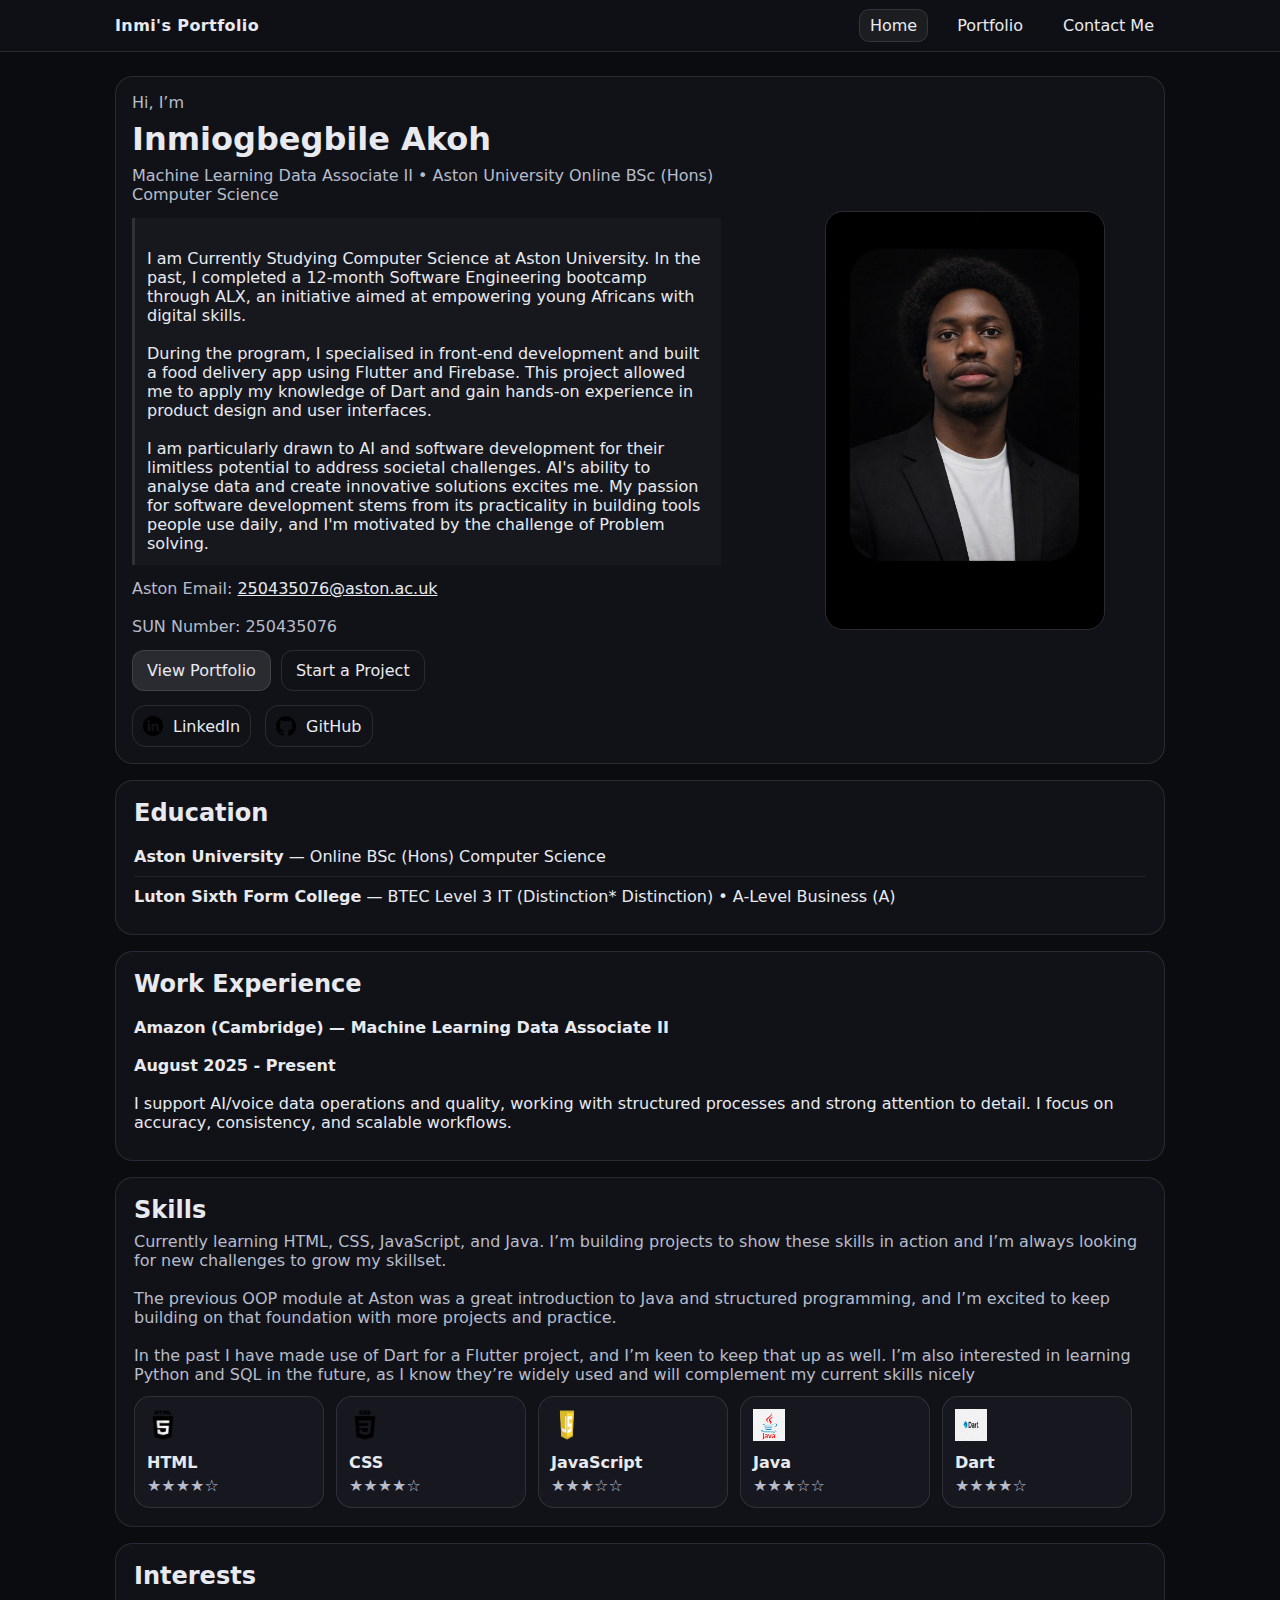
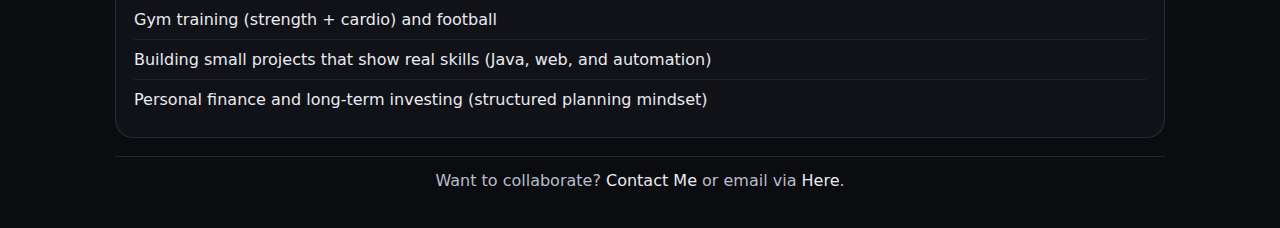
<file: index.html>
<!DOCTYPE html>
<html lang="en">

<head>
    <meta charset="UTF-8" />
    <meta http-equiv="X-UA-Compatible" content="IE=edge" />
    <meta name="viewport" content="width=device-width, initial-scale=1.0" />
    <title>Inmi Akoh | Home</title>
    <link rel="stylesheet" href="style.css" />
    <link rel="stylesheet" href="mediaqueries.css" />
</head>

<body>
    <header id="main-header" class="main-header">
        <nav class="nav">
            <a class="logo" href="index.html">Inmi's Portfolio</a>

            <ul class="nav-links">
                <li><a class="active" href="index.html">Home</a></li>
                <li><a href="portfolio.html">Portfolio</a></li>
                <li><a href="contact.html">Contact Me</a></li>
            </ul>

            <div class="hamburger-menu">
                <div class="hamburger-icon" onclick="toggleMenu()">
                    <span></span><span></span><span></span>
                </div>
                <div class="menu-links">
                    <li><a href="index.html" onclick="toggleMenu()">Home</a></li>
                    <li><a href="portfolio.html" onclick="toggleMenu()">Portfolio</a></li>
                    <li><a href="contact.html" onclick="toggleMenu()">Contact Me</a></li>
                </div>
            </div>
        </nav>
    </header>

    <main class="container">
        <section class="hero">
            <div class="hero-left">
                <p class="kicker">Hi, I’m</p>
                <h1 class="title">Inmiogbegbile Akoh</h1>
                <p class="subtitle">
                    Machine Learning Data Associate II • Aston University Online BSc (Hons) Computer
                    Science
                </p>

                <blockquote class="quote">
                    <p>
                        <br>
                        I am Currently Studying Computer Science at Aston University. In the past, I completed a
                        12-month Software Engineering bootcamp through ALX, an initiative aimed at empowering young
                        Africans with digital skills.
                        <br>
                        <br>
                        During the program, I specialised in front-end development and
                        built a food delivery app using Flutter and Firebase. This project allowed me to apply my
                        knowledge of Dart and gain hands-on experience in product design and user interfaces.
                        <br>
                        <br>
                        I am particularly drawn to AI and software development for their limitless potential to address
                        societal challenges. AI's ability to analyse data and create innovative solutions excites me. My
                        passion for software development stems from its practicality in building tools people use daily,
                        and I'm motivated by the challenge of Problem solving.
                    </p>
                </blockquote>

                <p class="meta">
                    Aston Email:
                    <a class="mailto" href="mailto:250435076@aston.ac.uk">250435076@aston.ac.uk</a>
                    <br />
                    <br />
                    SUN Number: <span class="sun">250435076</span>
                </p>

                <div class="cta-row">
                    <a class="btn btn-primary" href="portfolio.html">View Portfolio</a>
                    <a class="btn btn-secondary" href="contact.html">Start a Project</a>
                </div>

                <div class="socials">
                    <a class="social" href="https://www.linkedin.com/in/inmi-akoh-352214318/" target="_blank"
                        rel="noopener">
                        <img src="./assets/linkedin.png" class="icon" alt="LinkedIn icon" />
                        <p>LinkedIn</p>
                    </a>
                    <a class="social" href="https://github.com/akohinmiogbegbile" target="_blank" rel="noopener">
                        <img src="./assets/github.png" class="icon" alt="GitHub icon" />
                        <p>GitHub</p>
                    </a>
                </div>
            </div>

            <div class="hero-right">
                <img src="./assets/profile-pic.png" class="profile-pic" alt="myDP" />
            </div>
        </section>

        <section id="education" class="card">
            <h2>Education</h2>
            <ul class="list">
                <li>
                    <p>
                        <strong>Aston University</strong> — Online BSc (Hons) Computer Science
                    </p>
                </li>
                <li>
                    <p>
                        <strong>Luton Sixth Form College</strong> — BTEC Level 3 IT (Distinction* Distinction) • A-Level
                        Business (A)
                    </p>
                </li>
            </ul>
        </section>

        <section id="work-experience" class="card">
            <h2>Work Experience</h2>
            <ul class="list">
                <li>
                    <p>
                        <strong>Amazon (Cambridge) — Machine Learning Data Associate II </strong>
                        <br>
                        <br>
                        <strong>August 2025 - Present</strong>
                        <br />
                        <br>
                        I support AI/voice data operations and quality, working with structured processes and strong
                        attention to detail.
                        I focus on accuracy, consistency, and scalable workflows.
                    </p>
                </li>
            </ul>
        </section>

        <section id="skills" class="card">
            <h2>Skills</h2>
            <p class="small">
                Currently learning HTML, CSS, JavaScript, and Java. I’m building projects to show these skills in action
                and I’m always looking for new challenges to grow my skillset.
                <br>
                <br>
                The previous OOP module at Aston was a great introduction to Java and structured programming, and I’m
                excited to keep building on that foundation with more projects and practice.
                <br>
                <br>
                In the past I have made use of Dart for a Flutter project, and I’m keen to keep that up as well. I’m
                also interested in learning Python and SQL in the future, as I know they’re widely used and will
                complement my current skills nicely
            </p>

            <div class="skills-grid">
                <div class="skill">
                    <img src="./assets/logo-html.png" class="skill-logo" alt="HTML logo" />
                    <p><strong>HTML</strong></p>
                    <p class="rating">★★★★☆</p>
                </div>

                <div class="skill">
                    <img src="./assets/logo-css.png" class="skill-logo" alt="CSS logo" />
                    <p><strong>CSS</strong></p>
                    <p class="rating">★★★★☆</p>
                </div>

                <div class="skill">
                    <img src="./assets/logo-js.png" class="skill-logo" alt="JavaScript logo" />
                    <p><strong>JavaScript</strong></p>
                    <p class="rating">★★★☆☆</p>
                </div>

                <div class="skill">
                    <img src="./assets/logo-java.png" class="skill-logo" alt="Java logo" />
                    <p><strong>Java</strong></p>
                    <p class="rating">★★★☆☆</p>
                </div>

                <div class="skill">
                    <img src="./assets/logo-dart.png" class="skill-logo" alt="Dart logo" />
                    <p><strong>Dart</strong></p>
                    <p class="rating">★★★★☆</p>
                </div>
            </div>
        </section>

        <section id="interests" class="card">
            <h2>Interests</h2>
            <ul class="list">
                <li>
                    <p>Gym training (strength + cardio) and football</p>
                </li>
                <li>
                    <p>Building small projects that show real skills (Java, web, and automation)</p>
                </li>
                <li>
                    <p>Personal finance and long-term investing (structured planning mindset)</p>
                </li>
            </ul>
        </section>

        <footer class="footer">
            <p>
                Want to collaborate? <a href="contact.html">Contact Me</a> or email via
                <a href="mailto:250435076@aston.ac.uk">Here</a>.
            </p>
        </footer>
    </main>

    <script src="script.js"></script>
</body>

</html>
</file>
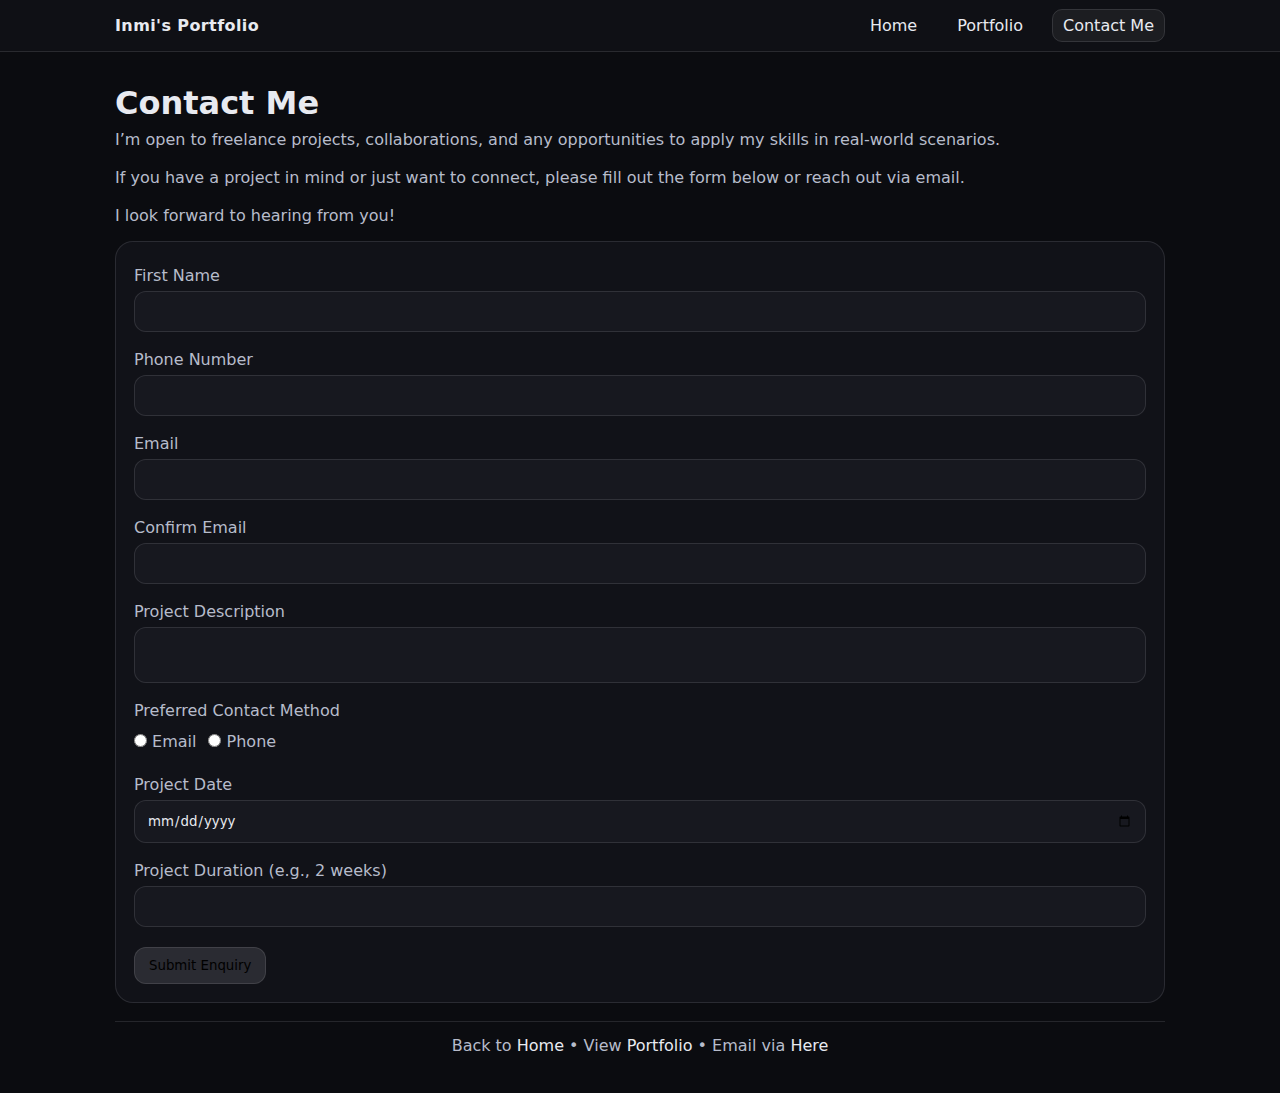
<file: contact.html>
<!DOCTYPE html>
<html lang="en">

<head>
    <meta charset="UTF-8" />
    <meta http-equiv="X-UA-Compatible" content="IE=edge" />
    <meta name="viewport" content="width=device-width, initial-scale=1.0" />
    <title>Inmi Akoh | Contact Me</title>
    <link rel="stylesheet" href="style.css" />
    <link rel="stylesheet" href="mediaqueries.css" />
</head>

<body>
    <header id="main-header" class="main-header">
        <nav class="nav">
            <a class="logo" href="index.html">Inmi's Portfolio</a>

            <ul class="nav-links">
                <li><a href="index.html">Home</a></li>
                <li><a href="portfolio.html">Portfolio</a></li>
                <li><a class="active" href="contact.html">Contact Me</a></li>
            </ul>

            <div class="hamburger-menu">
                <div class="hamburger-icon" onclick="toggleMenu()">
                    <span></span><span></span><span></span>
                </div>
                <div class="menu-links">
                    <li><a href="index.html" onclick="toggleMenu()">Home</a></li>
                    <li><a href="portfolio.html" onclick="toggleMenu()">Portfolio</a></li>
                    <li><a href="contact.html" onclick="toggleMenu()">Contact Me</a></li>
                </div>
            </div>
        </nav>
    </header>

    <main class="container">
        <section class="page-head">
            <h1 class="title">Contact Me</h1>
            <p class="subtitle">
                I’m open to freelance projects, collaborations, and any opportunities to apply my skills in real-world
                scenarios.
                <br>
                <br>
                If you have a project in mind or just want to connect, please fill out the form below or
                reach out via email.
                <br>
                <br>
                I look forward to hearing from you!
            </p>
        </section>

        <section id="contact-me" class="card">
            <form class="form" id="contactForm" onsubmit="return handleSubmit(event)">
                <div class="form-row">
                    <div class="field">
                        <label for="firstName">First Name</label>
                        <input id="firstName" class="input" type="text" />
                    </div>

                    <div class="field">
                        <label for="phoneNumber">Phone Number</label>
                        <input id="phoneNumber" class="input" type="tel" />
                    </div>
                </div>

                <div class="form-row">
                    <div class="field">
                        <label for="email">Email</label>
                        <input id="email" class="input" type="email" />
                    </div>

                    <div class="field">
                        <label for="confirmEmail">Confirm Email</label>
                        <input id="confirmEmail" class="input" type="email" />
                    </div>
                </div>

                <div class="form-row">
                    <div class="field">
                        <label for="projectDescription">Project Description</label>
                        <input id="projectDescription" class="input input-large" type="text" />
                    </div>
                </div>

                <div class="form-row">
                    <div class="field">
                        <label>Preferred Contact Method</label>
                        <div class="radio-row">
                            <label class="radio">
                                <input id="prefEmail" type="radio" name="preferredContact" value="Email" />
                                <span>Email</span>
                            </label>
                            <label class="radio">
                                <input id="prefPhone" type="radio" name="preferredContact" value="Phone" />
                                <span>Phone</span>
                            </label>
                        </div>
                    </div>

                    <div class="field">
                        <label for="projectDate">Project Date</label>
                        <input id="projectDate" class="input" type="date" />
                    </div>
                </div>

                <div class="form-row">
                    <div class="field">
                        <label for="duration">Project Duration (e.g., 2 weeks)</label>
                        <input id="duration" class="input" type="text" />
                    </div>
                </div>

                <div class="actions">
                    <input id="submit" class="btn btn-primary" type="submit" value="Submit Enquiry" />
                </div>
            </form>
        </section>

        <footer class="footer">
            <p>
                Back to <a href="index.html">Home</a> • View <a href="portfolio.html">Portfolio</a> • Email via
                <a href="mailto:250435076@aston.ac.uk">Here</a>
            </p>
        </footer>
    </main>

    <script src="script.js"></script>
</body>

</html>
</file>
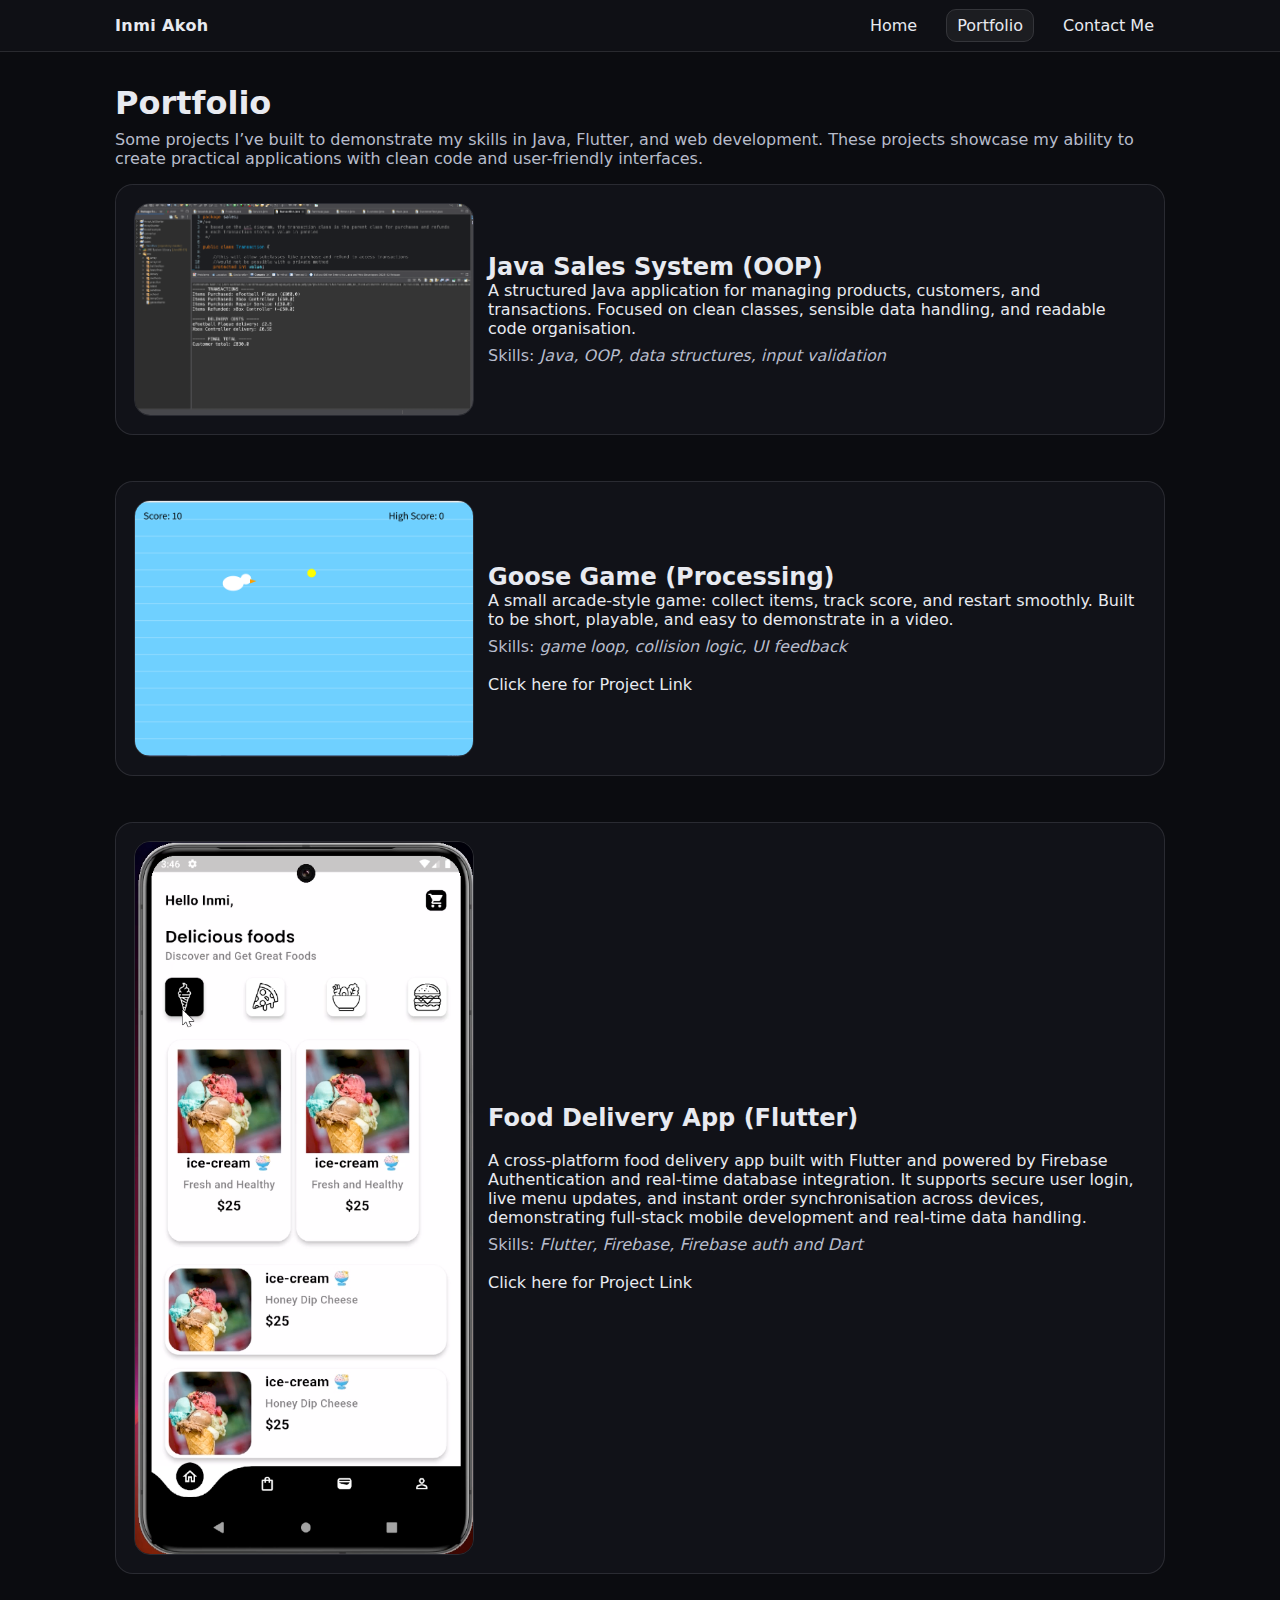
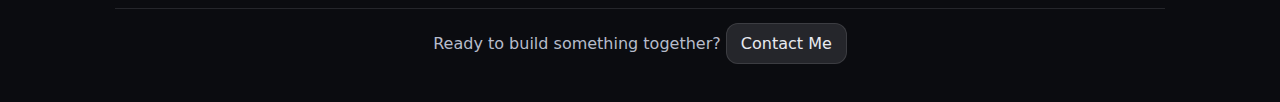
<file: portfolio.html>
<!DOCTYPE html>
<html lang="en">

<head>
    <meta charset="UTF-8" />
    <meta http-equiv="X-UA-Compatible" content="IE=edge" />
    <meta name="viewport" content="width=device-width, initial-scale=1.0" />
    <title>Inmi Akoh | Portfolio</title>
    <link rel="stylesheet" href="style.css" />
    <link rel="stylesheet" href="mediaqueries.css" />
</head>

<body>
    <header id="main-header" class="main-header">
        <nav class="nav">
            <a class="logo" href="index.html">Inmi Akoh</a>

            <ul class="nav-links">
                <li><a href="index.html">Home</a></li>
                <li><a class="active" href="portfolio.html">Portfolio</a></li>
                <li><a href="contact.html">Contact Me</a></li>
            </ul>

            <div class="hamburger-menu">
                <div class="hamburger-icon" onclick="toggleMenu()">
                    <span></span><span></span><span></span>
                </div>
                <div class="menu-links">
                    <li><a href="index.html" onclick="toggleMenu()">Home</a></li>
                    <li><a href="portfolio.html" onclick="toggleMenu()">Portfolio</a></li>
                    <li><a href="contact.html" onclick="toggleMenu()">Contact Me</a></li>
                </div>
            </div>
        </nav>
    </header>

    <main class="container">
        <section class="page-head">
            <h1 class="title">Portfolio</h1>
            <p class="subtitle">
                Some projects I’ve built to demonstrate my skills in Java, Flutter, and web development. These projects
                showcase my ability to create practical applications with clean code and user-friendly interfaces.
            </p>
        </section>

        <section id="projects" class="projects">
            <div class="project card" id="project-sales">
                <img src="./assets/salesProject.png" class="project-img"
                    alt="Screenshot of Java Sales System project" />
                <div class="project-body">
                    <h2>Java Sales System (OOP)</h2>
                    <p>
                        A structured Java application for managing products, customers, and transactions. Focused on
                        clean classes,
                        sensible data handling, and readable code organisation.
                    </p>
                    <p class="small">
                        Skills: <em>Java, OOP, data structures, input validation</em>
                    </p>
                </div>
            </div>

            <div class="project card" id="project-goose">
                <img src="./assets/goose.png" class="project-img" alt="Screenshot of Goose game project" />
                <div class="project-body">
                    <h2>Goose Game (Processing)</h2>
                    <p>
                        A small arcade-style game: collect items, track score, and restart smoothly. Built to be short,
                        playable, and
                        easy to demonstrate in a video.
                    </p>
                    <p class="small">
                        Skills: <em>game loop, collision logic, UI feedback</em>
                    </p>
                    <br>
                    <a href="https://github.com/akohinmiogbegbile/DO1OOP_SEMA2526/blob/master/Sandbox/src/geeseGame"
                        target="_blank" rel="noopener"> Click here for Project Link</a>
                </div>
            </div>

            <div class="project card" id="project-robot">
                <img src="./assets/foodDel.png" class="project-img" alt="Screenshot of Food Delivery project" />
                <div class="project-body">
                    <h2>Food Delivery App (Flutter)</h2>
                    <br>
                    <p>
                        A cross-platform food delivery app built with Flutter and powered by Firebase Authentication and
                        real-time database integration. It supports secure user login, live menu updates, and instant
                        order synchronisation across devices, demonstrating full-stack mobile development and real-time
                        data handling.
                    </p>
                    <p class="small">
                        Skills: <em>Flutter, Firebase, Firebase auth and Dart</em>
                    </p>
                    <br>
                    <a href="https://github.com/akohinmiogbegbile/ALX-Webstack-Project.git" target="_blank"
                        rel="noopener"> Click here for Project Link</a>
                </div>
            </div>
        </section>

        <footer class="footer">
            <p>
                Ready to build something together?
                <a class="btn btn-primary" href="contact.html">Contact Me</a>
            </p>
        </footer>
    </main>

    <script src="script.js"></script>
</body>

</html>
</file>
<file: style.css>
:root {
    --bg: #0b0c10;
    --card: #111218;
    --text: #e8eaf0;
    --muted: #b7bccb;
    --border: rgba(232, 234, 240, 0.12);
}

* {
    margin: 0;
    padding: 0;
    box-sizing: border-box;
    font-family: system-ui, -apple-system, Segoe UI, Roboto, Arial, sans-serif;
}

body {
    background-color: var(--bg);
    color: var(--text);
}

a {
    color: var(--text);
    text-decoration: none;
}

.container {
    width: 92%;
    max-width: 1050px;
    margin: 0 auto;
    padding: 24px 0;
}

/* Header / Nav */
.main-header {
    background-color: rgba(17, 18, 24, 0.7);
    border-bottom: 1px solid var(--border);
}

.nav {
    width: 92%;
    max-width: 1050px;
    margin: 0 auto;
    padding: 16px 0;
    display: flex;
    justify-content: space-between;
    align-items: center;
}

.logo {
    font-weight: 700;
    letter-spacing: 0.4px;
}

.nav-links {
    list-style: none;
    display: flex;
    justify-content: flex-end;
    align-items: center;
    gap: 18px;
}

.nav-links a {
    padding: 6px 10px;
    border: 1px solid transparent;
    border-radius: 10px;
}

.nav-links a.active {
    border: 1px solid var(--border);
    background-color: rgba(232, 234, 240, 0.06);
}

/* Hamburger */
.hamburger-menu {
    display: none;
    position: relative;
}

.hamburger-icon {
    width: 34px;
    height: 26px;
    display: flex;
    flex-wrap: wrap;
    align-items: center;
    justify-content: space-between;
    cursor: pointer;
}

.hamburger-icon span {
    width: 100%;
    height: 3px;
    background-color: var(--text);
    border-radius: 6px;
}

.menu-links {
    position: absolute;
    right: 0;
    margin-top: 10px;
    background-color: var(--card);
    border: 1px solid var(--border);
    border-radius: 12px;
    padding: 10px;
    display: none;
    list-style: none;
    width: 180px;
}

.menu-links li a {
    display: block;
    padding: 10px;
    text-align: left;
    border-radius: 10px;
}

.menu-links li a:hover {
    background-color: rgba(232, 234, 240, 0.06);
}

.menu-links.open {
    display: block;
}

/* Layout cards */
.card {
    background-color: var(--card);
    border: 1px solid var(--border);
    border-radius: 18px;
    padding: 18px;
    margin: 16px 0;
}

.title {
    font-size: 2rem;
    margin: 8px 0;
}

.subtitle {
    color: var(--muted);
    margin: 8px 0 0 0;
    text-align: left;
}

.kicker {
    color: var(--muted);
    text-align: left;
}

.small {
    color: var(--muted);
    margin-top: 8px;
}

.quote {
    margin: 14px 0;
    padding: 12px;
    border-left: 3px solid var(--border);
    background-color: rgba(232, 234, 240, 0.03);
}

.meta {
    margin-top: 10px;
    color: var(--muted);
}

.mailto {
    text-decoration: underline;
}

/* Hero */
.hero {
    display: flex;
    justify-content: space-between;
    align-items: center;
    flex-wrap: wrap;
    gap: 18px;
    padding: 16px;
    border: 1px solid var(--border);
    border-radius: 18px;
    background-color: rgba(232, 234, 240, 0.03);
}

.hero-left {
    width: 58%;
    min-width: 280px;
}

.hero-right {
    width: 36%;
    min-width: 240px;
    display: flex;
    justify-content: center;
    align-items: center;
}

.profile-pic {
    transition: transform 0.3s ease, box-shadow 0.3s ease;
}

.profile-pic:hover {
    transform: scale(1.05);
    box-shadow: 0 12px 24px rgba(0, 0, 0, 0.35);
}

.profile-pic {
    width: 100%;
    max-width: 280px;
    height: auto;
    border: 1px solid var(--border);
    border-radius: 18px;
}

/* Lists */
.list {
    list-style: none;
    margin-top: 10px;
}

.list li {
    padding: 10px 0;
    border-top: 1px solid rgba(232, 234, 240, 0.08);
}

.list li:first-child {
    border-top: none;
}

/* Buttons */
.cta-row {
    display: flex;
    gap: 10px;
    flex-wrap: wrap;
    margin-top: 14px;
}

.btn {
    display: inline-block;
    padding: 10px 14px;
    border-radius: 12px;
    border: 1px solid var(--border);
    text-align: center;
}

.btn-primary {
    background-color: rgba(232, 234, 240, 0.12);
}

.btn-secondary {
    background-color: transparent;
}

.socials {
    display: flex;
    gap: 14px;
    flex-wrap: wrap;
    margin-top: 14px;
}

.social {
    display: flex;
    align-items: center;
    gap: 10px;
    padding: 10px;
    border: 1px solid var(--border);
    border-radius: 14px;
}

.icon {
    width: 20px;
    height: 20px;
}

/* Skills */
.skills-grid {
    display: flex;
    flex-wrap: wrap;
    gap: 12px;
    margin-top: 12px;
}

.skill {
    width: 190px;
    border: 1px solid var(--border);
    border-radius: 16px;
    padding: 12px;
    background-color: rgba(232, 234, 240, 0.03);
    text-align: left;

    transition: transform 0.25s ease, box-shadow 0.25s ease, background-color 0.25s ease;
}

.skill:hover {
    transform: translateY(-6px);
    box-shadow: 0 10px 20px rgba(0, 0, 0, 0.25);
    background-color: rgba(232, 234, 240, 0.06);
}

.skill-logo {
    width: 32px;
    height: 32px;
    margin-bottom: 8px;
}

.rating {
    margin-top: 4px;
    color: var(--muted);
}

/* Projects */
.projects {
    display: flex;
    flex-wrap: wrap;
    gap: 14px;
}

.project {
    display: flex;
    flex-wrap: wrap;
    gap: 14px;
    align-items: center;
    width: 100%;
}

.project-img {
    width: 340px;
    max-width: 100%;
    height: auto;
    border: 1px solid var(--border);
    border-radius: 16px;
}

.project-body {
    flex: 1;
    min-width: 240px;
}

/* Form */
.form {
    display: flex;
    flex-wrap: wrap;
    gap: 12px;
}

.form-row {
    display: flex;
    flex-wrap: wrap;
    gap: 12px;
    width: 100%;
}

.field {
    width: 100%;
}

.field label {
    display: block;
    margin: 6px 0;
    color: var(--muted);
}

.input {
    width: 100%;
    padding: 12px;
    border: 1px solid var(--border);
    border-radius: 12px;
    background-color: rgba(232, 234, 240, 0.03);
    color: var(--text);
}

.input-large {
    height: 56px;
}

.radio-row {
    display: flex;
    gap: 12px;
    align-items: center;
    flex-wrap: wrap;
}

.radio {
    display: flex;
    gap: 8px;
    align-items: center;
}

.actions {
    width: 100%;
    display: flex;
    flex-wrap: wrap;
    gap: 12px;
    align-items: center;
    justify-content: space-between;
    margin-top: 8px;
}

.hint {
    color: var(--muted);
    width: 100%;
}

/* Footer */
.footer {
    margin-top: 18px;
    padding: 14px;
    border-top: 1px solid var(--border);
    text-align: center;
    color: var(--muted);
}
</file>
<file: mediaqueries.css>
@media (max-width: 880px) {
    .nav-links {
        display: none;
    }

    .hamburger-menu {
        display: block;
    }

    .hero-left,
    .hero-right {
        width: 100%;
    }

    .project {
        justify-content: center;
    }
}
</file>
